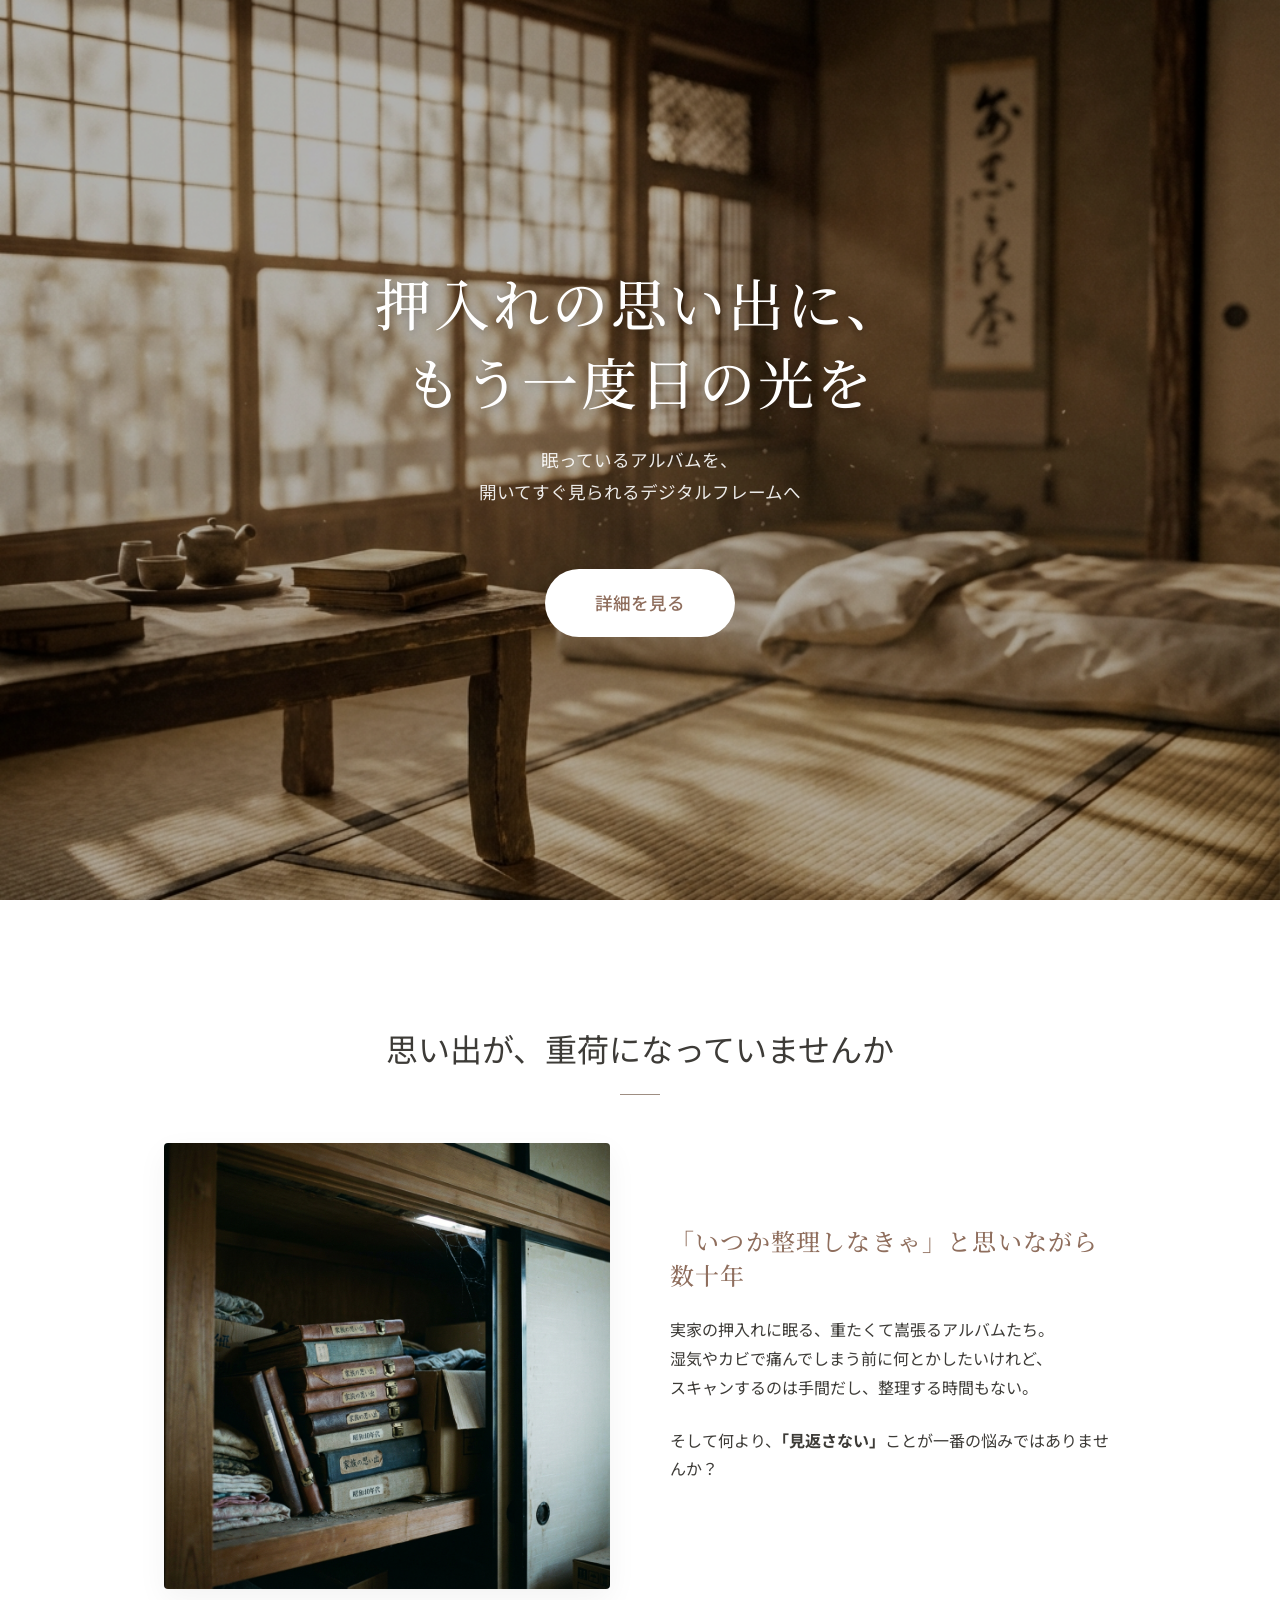
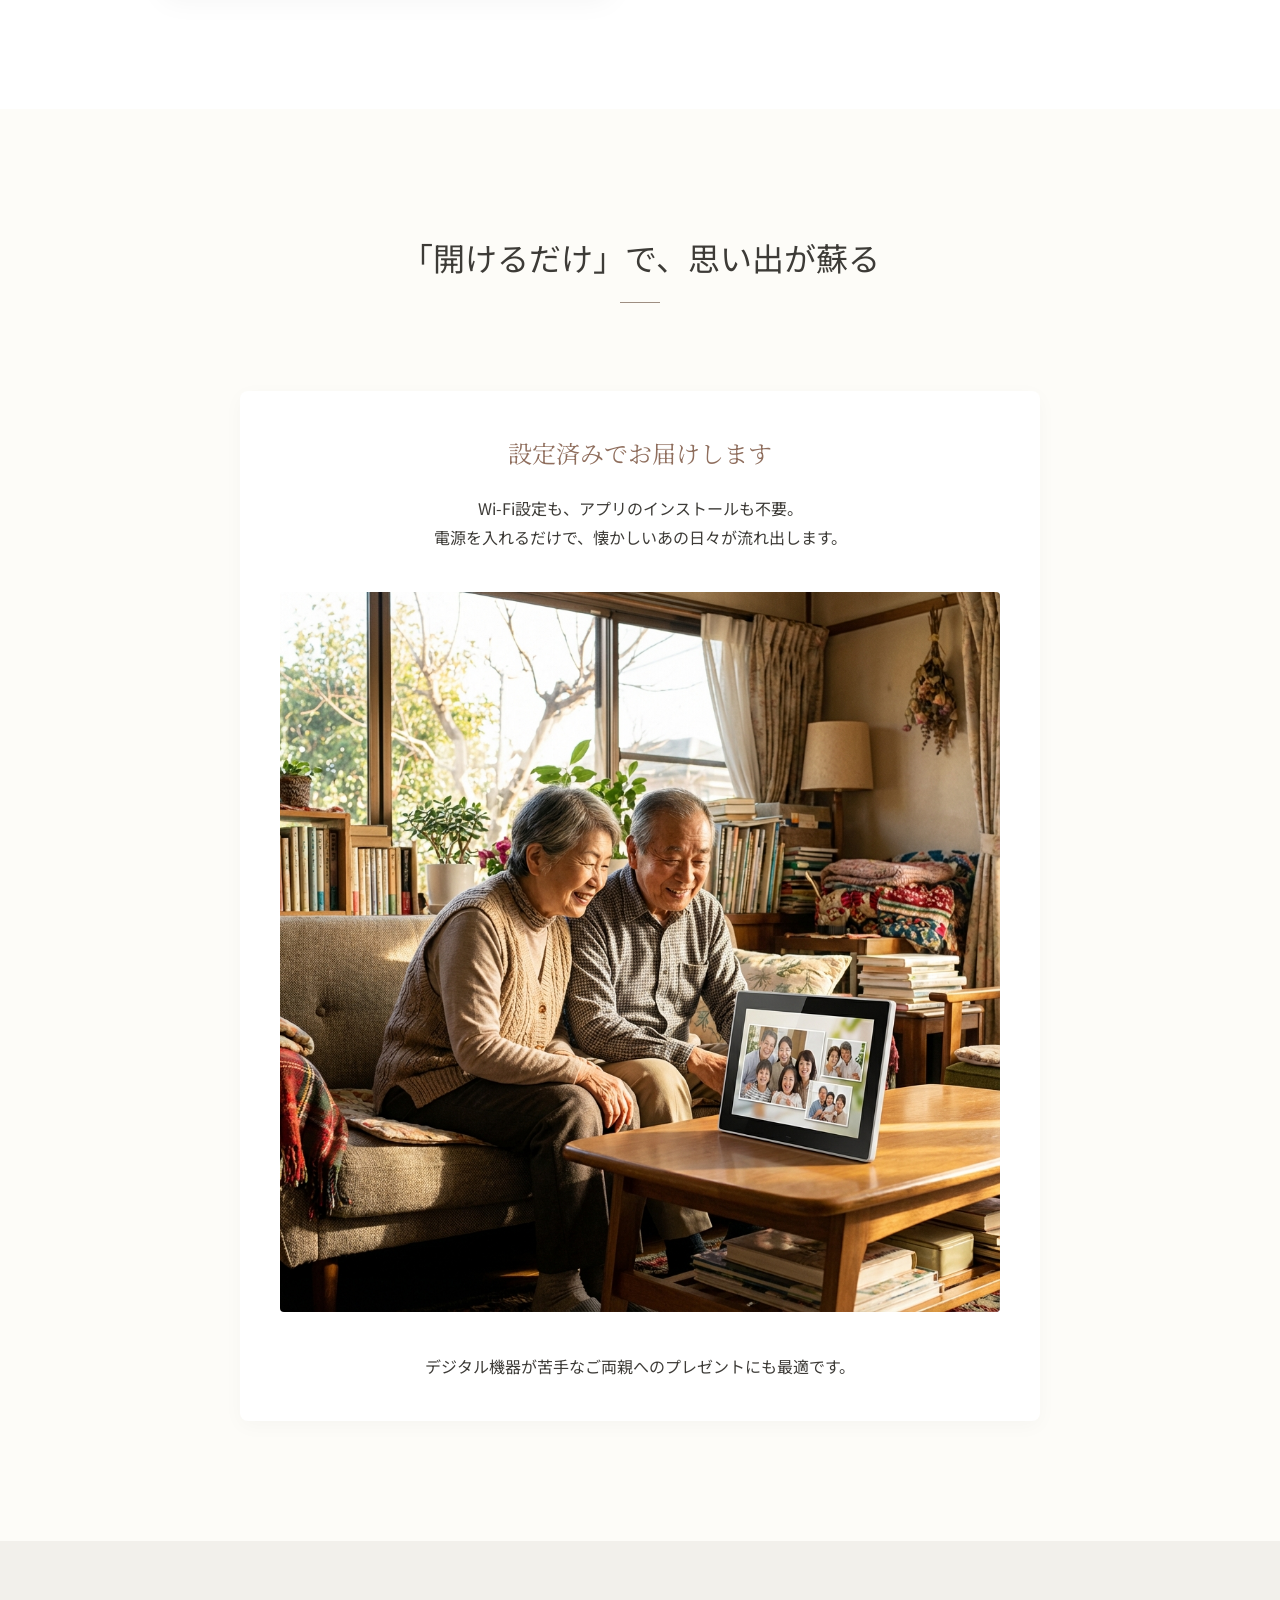
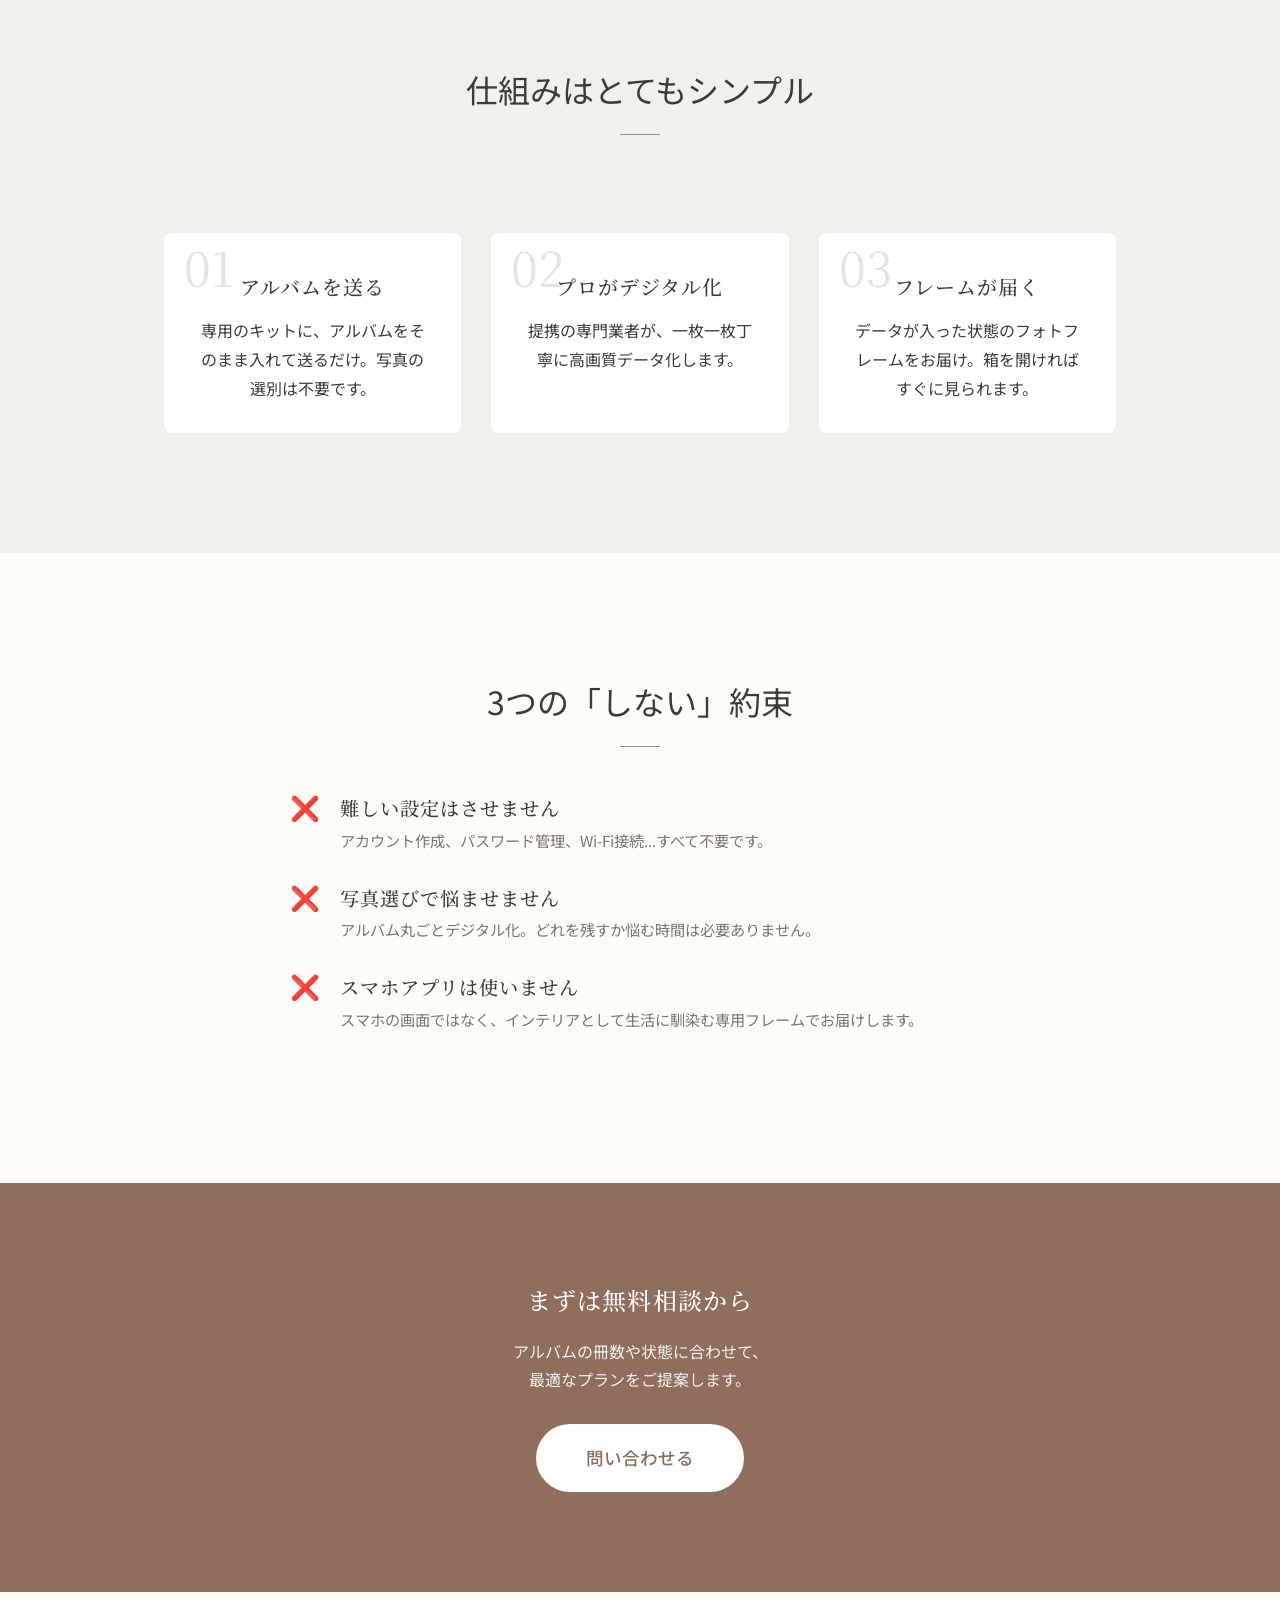
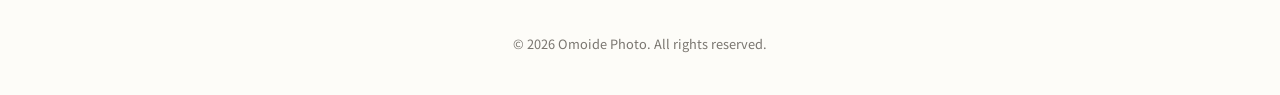
<file: index.html>
<!DOCTYPE html>
<html lang="ja">

<head>
    <meta charset="UTF-8">
    <meta name="viewport" content="width=device-width, initial-scale=1.0">
    <title>押入れの思い出に、もう一度日の光を | Omoide Photo</title>
    <meta name="description" content="実家の押入れに眠るアルバムを、開けてすぐ見られるデジタルフォトフレームに。設定不要、送るだけ。">

    <!-- Google Fonts -->
    <link rel="preconnect" href="https://fonts.googleapis.com">
    <link rel="preconnect" href="https://fonts.gstatic.com" crossorigin>
    <link
        href="https://fonts.googleapis.com/css2?family=Noto+Sans+JP:wght@400;500;700&family=Noto+Serif+JP:wght@400;500;700&display=swap"
        rel="stylesheet">

    <!-- OGP -->
    <meta property="og:title" content="押入れの思い出に、もう一度日の光を | Omoide Photo">
    <meta property="og:description" content="実家の押入れに眠るアルバムを、開けてすぐ見られるデジタルフォトフレームに。設定不要、送るだけ。">
    <meta property="og:type" content="website">
    <meta property="og:url" content="https://omoidephotos.com">
    <meta property="og:image" content="https://omoidephotos.com/assets/elderly-viewing.png">
    <meta property="og:locale" content="ja_JP">
    <meta name="twitter:card" content="summary_large_image">
    <meta name="twitter:title" content="押入れの思い出に、もう一度日の光を | Omoide Photo">
    <meta name="twitter:description" content="実家の押入れに眠るアルバムを、開けてすぐ見られるデジタルフォトフレームに。設定不要、送るだけ。">
    <meta name="twitter:image" content="https://omoidephotos.com/assets/elderly-viewing.png">

    <!-- Google tag (gtag.js) -->
    <script async src="https://www.googletagmanager.com/gtag/js?id=G-89TW055JFG"></script>
    <script>
      window.dataLayer = window.dataLayer || [];
      function gtag(){dataLayer.push(arguments);}
      gtag('js', new Date());

      gtag('config', 'G-89TW055JFG');
    </script>

    <link rel="stylesheet" href="style.css">
</head>

<body>

    <header class="hero">
        <div class="hero-bg"></div>
        <div class="hero-content fade-in-up">
            <h1 class="hero-title">押入れの思い出に、<br>もう一度日の光を</h1>
            <p class="hero-subtitle">眠っているアルバムを、<br>開いてすぐ見られるデジタルフレームへ</p>
            <a href="#cta" class="cta-button">詳細を見る</a>
        </div>
    </header>

    <section class="problem">
        <div class="container">
            <div class="section-title fade-in-up">思い出が、重荷になっていませんか</div>
            <div class="problem-grid">
                <div class="problem-image fade-in-up">
                    <img src="./assets/album-hidden.png" alt="押入れの奥に仕舞い込まれた古いアルバム">
                </div>
                <div class="problem-text fade-in-up">
                    <h3>「いつか整理しなきゃ」と思いながら数十年</h3>
                    <p>実家の押入れに眠る、重たくて嵩張るアルバムたち。<br>
                        湿気やカビで痛んでしまう前に何とかしたいけれど、<br>
                        スキャンするのは手間だし、整理する時間もない。</p>
                    <p>そして何より、<strong>「見返さない」</strong>ことが一番の悩みではありませんか？</p>
                </div>
            </div>
        </div>
    </section>

    <section class="solution">
        <div class="container">
            <div class="section-title fade-in-up">「開けるだけ」で、思い出が蘇る</div>
            <div class="solution-card fade-in-up">
                <span class="solution-key-phrase">設定済みでお届けします</span>
                <p>Wi-Fi設定も、アプリのインストールも不要。<br>電源を入れるだけで、懐かしいあの日々が流れ出します。</p>
                <div style="margin: 40px 0;">
                    <img src="./assets/elderly-viewing.png" alt="デジタルフォトフレームを笑顔で眺める高齢の夫婦">
                </div>
                <!-- <div style="margin: 40px 0;">
                    <img src="./assets/digital-frame.png" alt="リビングに馴染むデジタルフォトフレーム">
                </div> -->
                <p>デジタル機器が苦手なご両親へのプレゼントにも最適です。</p>
            </div>
        </div>
    </section>

    <section class="how-it-works">
        <div class="container">
            <div class="section-title fade-in-up">仕組みはとてもシンプル</div>
            <div class="steps">
                <div class="step-card fade-in-up">
                    <span class="step-number">01</span>
                    <h3 class="step-title">アルバムを送る</h3>
                    <p>専用のキットに、アルバムをそのまま入れて送るだけ。写真の選別は不要です。</p>
                </div>
                <div class="step-card fade-in-up">
                    <span class="step-number">02</span>
                    <h3 class="step-title">プロがデジタル化</h3>
                    <p>提携の専門業者が、一枚一枚丁寧に高画質データ化します。</p>
                </div>
                <div class="step-card fade-in-up">
                    <span class="step-number">03</span>
                    <h3 class="step-title">フレームが届く</h3>
                    <p>データが入った状態のフォトフレームをお届け。箱を開ければすぐに見られます。</p>
                </div>
            </div>
        </div>
    </section>

    <section class="differentiation">
        <div class="container">
            <div class="section-title fade-in-up">3つの「しない」約束</div>
            <ul class="diff-list fade-in-up">
                <li class="diff-item">
                    <span class="diff-icon">❌</span>
                    <div class="diff-content">
                        <h4>難しい設定はさせません</h4>
                        <p>アカウント作成、パスワード管理、Wi-Fi接続...すべて不要です。</p>
                    </div>
                </li>
                <li class="diff-item">
                    <span class="diff-icon">❌</span>
                    <div class="diff-content">
                        <h4>写真選びで悩ませません</h4>
                        <p>アルバム丸ごとデジタル化。どれを残すか悩む時間は必要ありません。</p>
                    </div>
                </li>
                <li class="diff-item">
                    <span class="diff-icon">❌</span>
                    <div class="diff-content">
                        <h4>スマホアプリは使いません</h4>
                        <p>スマホの画面ではなく、インテリアとして生活に馴染む専用フレームでお届けします。</p>
                    </div>
                </li>
            </ul>
        </div>
    </section>

    <section id="cta" class="cta-section">
        <div class="container fade-in-up">
            <h2>まずは無料相談から</h2>
            <p style="margin-top: 20px; opacity: 0.9;">アルバムの冊数や状態に合わせて、<br>最適なプランをご提案します。</p>
            <a href="https://forms.gle/BYUugjCwFQT2dPbQ9" target="_blank" rel="noopener noreferrer"
                class="cta-button">問い合わせる</a>
        </div>
    </section>

    <footer>
        <div class="container">
            <p>&copy; 2026 Omoide Photo. All rights reserved.</p>
        </div>
    </footer>

    <script src="script.js"></script>
</body>

</html>
</file>
<file: style.css>
:root {
  --color-bg: #fdfcf8;
  --color-text: #3d3b37;
  --color-text-light: #7a7670;
  --color-accent: #9e8e82; /* Warm grey-brown */
  --color-primary: #8f6e5d; /* Muted reddish brown */
  --color-white: #ffffff;
  --font-serif: "Noto Serif JP", serif;
  --font-sans: "Noto Sans JP", sans-serif;
  --spacing-section: 120px;
  --spacing-container: 24px;
}

/* Reset & Base */
*, *::before, *::after {
  box-sizing: border-box;
  margin: 0;
  padding: 0;
}

body {
  font-family: var(--font-sans);
  background-color: var(--color-bg);
  color: var(--color-text);
  line-height: 1.8;
  -webkit-font-smoothing: antialiased;
  overflow-x: hidden;
}

h1, h2, h3, h4, h5, h6 {
  font-family: var(--font-serif);
  font-weight: 500;
  line-height: 1.4;
  letter-spacing: 0.05em;
}

img {
  max-width: 100%;
  display: block;
}

a {
  text-decoration: none;
  color: inherit;
}

.container {
  max-width: 1000px;
  margin: 0 auto;
  padding: 0 var(--spacing-container);
}

/* Utilities */
.fade-in-up {
  opacity: 0;
  transform: translateY(30px);
  transition: opacity 1s cubic-bezier(0.2, 1, 0.3, 1), transform 1s cubic-bezier(0.2, 1, 0.3, 1);
}

.fade-in-up.visible {
  opacity: 1;
  transform: translateY(0);
}

/* Typography */
.section-title {
  font-size: 2rem;
  text-align: center;
  margin-bottom: 3rem;
  color: var(--color-text);
  position: relative;
  display: inline-block;
  width: 100%;
}

.section-title::after {
  content: "";
  display: block;
  width: 40px;
  height: 1px;
  background-color: var(--color-accent);
  margin: 1rem auto 0;
}

/* Hero Section */
.hero {
  position: relative;
  height: 100vh;
  min-height: 600px;
  display: flex;
  align-items: center;
  justify-content: center;
  text-align: center;
  overflow: hidden;
  color: var(--color-white);
}

.hero-bg {
  position: absolute;
  top: 0;
  left: 0;
  width: 100%;
  height: 100%;
  background-image: url('./assets/hero-bg.png');
  background-size: cover;
  background-position: center;
  z-index: -1;
}

/* Overlay using a gradient for readability but maintaining atmosphere */
.hero-bg::after {
  content: "";
  position: absolute;
  top: 0;
  left: 0;
  width: 100%;
  height: 100%;
  background: rgba(0, 0, 0, 0.3); 
}

.hero-content {
  position: relative;
  z-index: 1;
  max-width: 800px;
  padding: 0 20px;
}

.hero-title {
  font-size: 2.5rem; /* Mobile first adjustment, larger on desktop */
  margin-bottom: 1.5rem;
  font-weight: 500;
  text-shadow: 0 2px 10px rgba(0,0,0,0.3);
}

.hero-subtitle {
  font-size: 1.1rem;
  margin-bottom: 2rem;
  opacity: 0.9;
}

/* Problem Section */
.problem {
  padding: var(--spacing-section) 0;
  background-color: var(--color-white);
}

.problem-grid {
  display: grid;
  grid-template-columns: 1fr;
  gap: 40px;
  align-items: center;
}

.problem-image img {
  border-radius: 4px;
  box-shadow: 0 10px 30px rgba(0,0,0,0.05);
}

.problem-text h3 {
  font-size: 1.5rem;
  margin-bottom: 1.5rem;
  color: var(--color-primary);
}

.problem-text p {
  margin-bottom: 1.5rem;
}

/* Solution Section */
.solution {
  padding: var(--spacing-section) 0;
  text-align: center;
}

.solution-card {
  background: var(--color-white);
  padding: 40px;
  border-radius: 8px;
  box-shadow: 0 5px 20px rgba(0,0,0,0.03);
  margin-top: 40px;
  display: inline-block;
  max-width: 800px;
}

.solution-card img {
  border-radius: 4px;
  margin-bottom: 30px;
}

.solution-key-phrase {
  font-family: var(--font-serif);
  font-size: 1.5rem;
  color: var(--color-primary);
  margin-bottom: 20px;
  display: block;
}

/* How It Works */
.how-it-works {
  padding: var(--spacing-section) 0;
  background-color: #f2f0eb; /* Slightly darker warm grey */
}

.steps {
  display: flex;
  flex-direction: column;
  gap: 30px;
  margin-top: 50px;
}

.step-card {
  background: var(--color-white);
  padding: 30px;
  border-radius: 8px;
  text-align: center;
  position: relative;
  flex: 1;
}

.step-number {
  display: inline-block;
  font-family: var(--font-serif);
  font-size: 3rem;
  color: rgba(143, 110, 93, 0.2);
  position: absolute;
  top: 10px;
  left: 20px;
  line-height: 1;
}

.step-title {
  margin-top: 10px;
  font-size: 1.25rem;
  margin-bottom: 15px;
}

/* Differentiation */
.differentiation {
  padding: var(--spacing-section) 0;
}

.diff-list {
  list-style: none;
  max-width: 700px;
  margin: 0 auto;
}

.diff-item {
  display: flex;
  align-items: flex-start;
  margin-bottom: 30px;
}

.diff-icon {
  font-size: 1.5rem;
  margin-right: 20px;
  line-height: 1;
}

.diff-content h4 {
  font-size: 1.2rem;
  margin-bottom: 5px;
}

.diff-content p {
  font-size: 0.95rem;
  color: var(--color-text-light);
}

/* CTA & Footer */
.cta-section {
  padding: 100px 0;
  background-color: var(--color-primary);
  color: var(--color-white);
  text-align: center;
}

.cta-button {
  display: inline-block;
  background-color: var(--color-white);
  color: var(--color-primary);
  padding: 18px 50px;
  font-size: 1.1rem;
  border-radius: 50px;
  margin-top: 30px;
  font-weight: 500;
  transition: transform 0.3s ease, box-shadow 0.3s ease;
  cursor: pointer;
  border: none;
}

.cta-button:hover {
  transform: translateY(-2px);
  box-shadow: 0 10px 20px rgba(0,0,0,0.15);
}

footer {
  padding: 40px 0;
  text-align: center;
  font-size: 0.8rem;
  color: var(--color-text-light);
}

/* Responsive */
@media (min-width: 768px) {
  .hero-title {
    font-size: 3.5rem;
  }
  
  .problem-grid {
    grid-template-columns: 1fr 1fr;
    gap: 60px;
  }

  .steps {
    flex-direction: row;
  }
}
</file>
